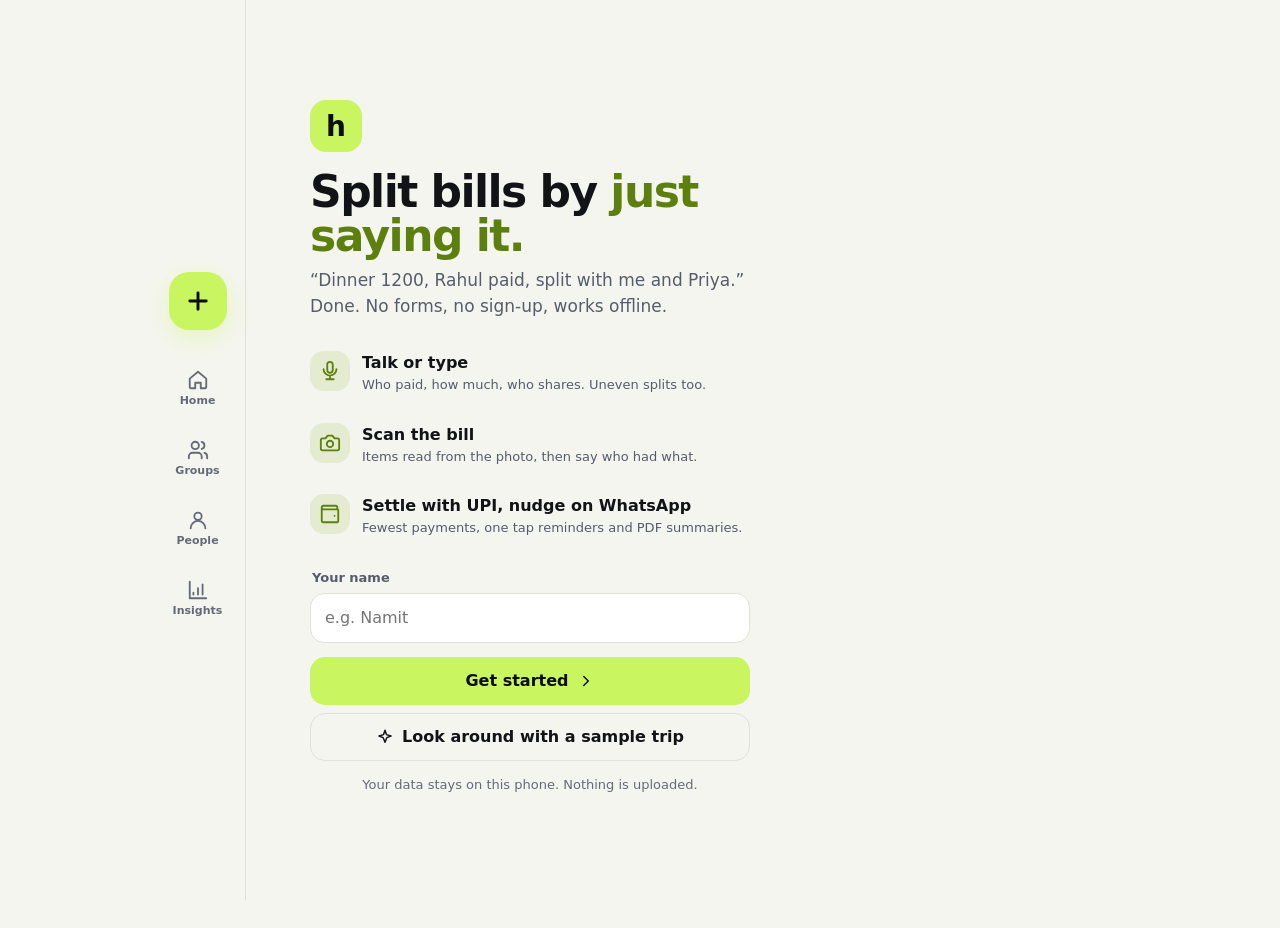
<file: index.html>
<!doctype html>
<html lang="en">
<head>
<meta charset="utf-8">
<meta name="viewport" content="width=device-width, initial-scale=1, viewport-fit=cover">
<title>Hisaab: split bills by just saying it</title>
<meta name="description" content="Split expenses with friends by typing or speaking. Scan bills, settle by UPI, share summaries on WhatsApp. Free, no sign-up, works offline.">
<meta name="theme-color" content="#0a0b0f">
<meta http-equiv="Content-Security-Policy" content="default-src 'self'; script-src 'self' 'sha256-MNzFgLWglVeoXtlgmTj7wFDwH0QKuSUq0ExujcdYHik=' https://cdn.jsdelivr.net https://accounts.google.com/gsi/client 'wasm-unsafe-eval' blob:; worker-src 'self' blob: https://cdn.jsdelivr.net; connect-src 'self' https://hisaab-sync.backinstock.workers.dev https://accounts.google.com/gsi/ https://sheets.googleapis.com https://cdn.jsdelivr.net https://tessdata.projectnaptha.com blob: data:; img-src 'self' data: blob: https://lh3.googleusercontent.com; style-src 'self' 'unsafe-inline' https://fonts.googleapis.com https://accounts.google.com/gsi/style; frame-src https://accounts.google.com/gsi/; font-src https://fonts.gstatic.com; base-uri 'none'; form-action 'none'; object-src 'none'">
<meta name="referrer" content="no-referrer">
<meta property="og:title" content="Hisaab: split bills by just saying it">
<meta property="og:description" content="Say “Dinner 1200 paid by Rahul, split with me and Priya” and it's done. Free, no sign-up.">
<meta property="og:image" content="assets/og.png">
<link rel="manifest" href="manifest.webmanifest">
<link rel="icon" href="assets/icon.svg" type="image/svg+xml">
<link rel="apple-touch-icon" href="assets/icon-192.png">
<meta name="apple-mobile-web-app-capable" content="yes">
<meta name="apple-mobile-web-app-status-bar-style" content="black-translucent">
<link rel="preconnect" href="https://fonts.googleapis.com">
<link rel="preconnect" href="https://fonts.gstatic.com" crossorigin>
<link rel="stylesheet" href="https://fonts.googleapis.com/css2?family=Bricolage+Grotesque:opsz,wght@12..96,600;12..96,700;12..96,800&family=Inter:wght@400;500;600;700&display=swap">
<link rel="stylesheet" href="css/app.css">
<script>try{var t=JSON.parse(localStorage.getItem('hisaab:v1')||'{}').settings?.theme||'system';if(t==='system')t=matchMedia('(prefers-color-scheme: light)').matches?'light':'dark';document.documentElement.dataset.theme=t}catch(e){}</script>
</head>
<body>
<button class="skip" type="button" id="skip">Skip to content</button>
<div class="app" id="app">
  <header class="top" id="top"></header>
  <main id="view" tabindex="-1">
    <div style="padding-top:16px"><div class="sk" style="height:150px;border-radius:24px"></div><div class="sk" style="height:56px;margin-top:14px;border-radius:18px"></div><div class="sk" style="height:220px;margin-top:22px;border-radius:18px"></div></div>
  </main>
  <nav class="nav" id="nav" aria-label="Main"></nav>
</div>
<noscript><p style="padding:20px">Hisaab needs JavaScript.</p></noscript>
<script type="module" src="js/app.js"></script>
</body>
</html>
</file>
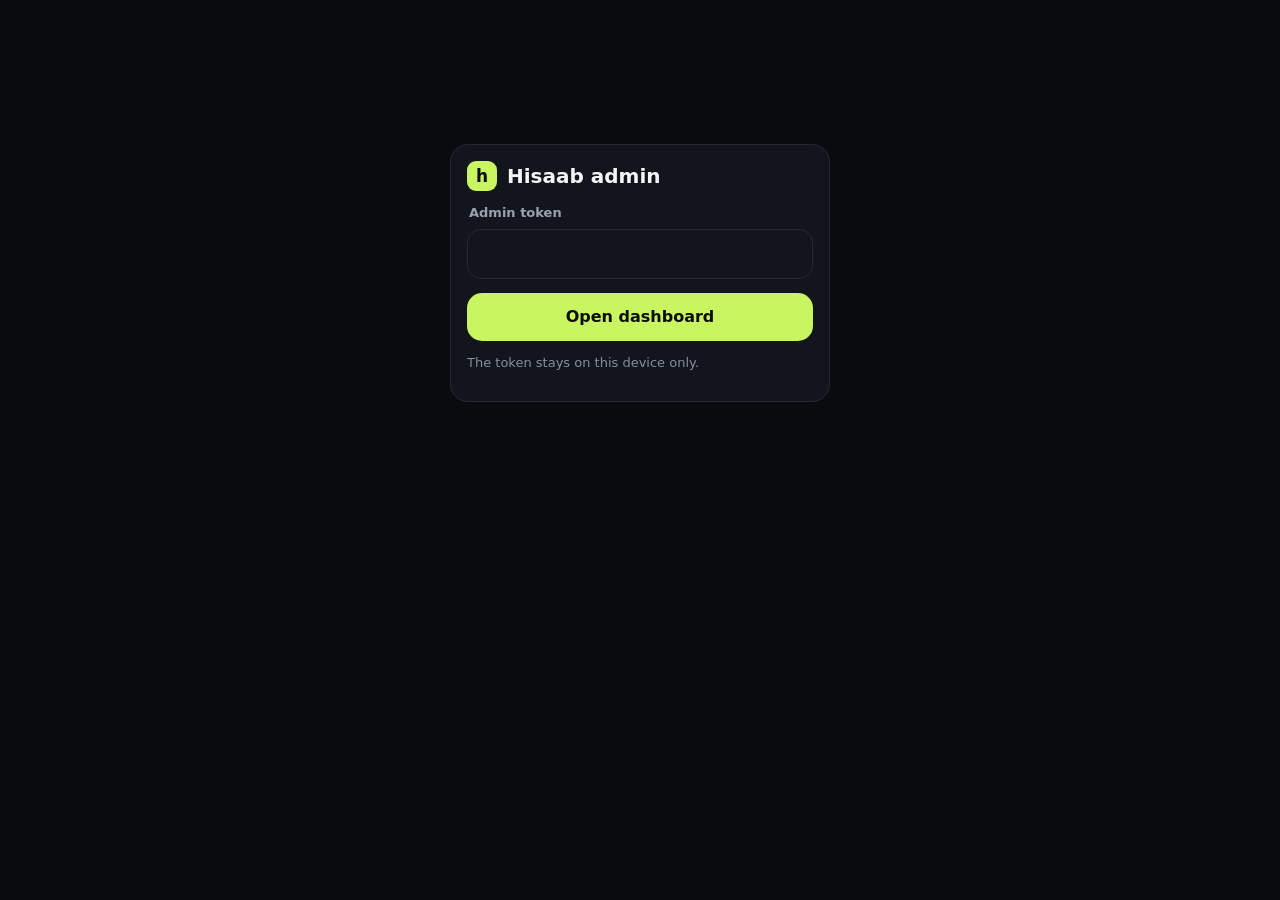
<file: admin.html>
<!doctype html>
<html lang="en" data-theme="dark">
<head>
<meta charset="utf-8">
<meta name="viewport" content="width=device-width, initial-scale=1, viewport-fit=cover">
<title>Hisaab admin</title>
<meta name="robots" content="noindex, nofollow">
<meta http-equiv="Content-Security-Policy" content="default-src 'self'; script-src 'self'; connect-src https://hisaab-sync.backinstock.workers.dev; img-src 'self' data:; style-src 'self' 'unsafe-inline' https://fonts.googleapis.com; font-src https://fonts.gstatic.com; base-uri 'none'; form-action 'none'; object-src 'none'">
<meta name="referrer" content="no-referrer">
<link rel="icon" href="assets/icon.svg" type="image/svg+xml">
<link rel="preconnect" href="https://fonts.googleapis.com">
<link rel="preconnect" href="https://fonts.gstatic.com" crossorigin>
<link rel="stylesheet" href="https://fonts.googleapis.com/css2?family=Bricolage+Grotesque:opsz,wght@12..96,600;12..96,700;12..96,800&family=Inter:wght@400;500;600;700&display=swap">
<link rel="stylesheet" href="css/app.css">
<link rel="stylesheet" href="css/admin.css">
</head>
<body>
<div class="adm" id="root"><div class="sk" style="height:120px;margin:40px 0"></div></div>
<script type="module" src="js/admin.js"></script>
</body>
</html>
</file>
<file: css/app.css>
:root {
  --bg: #0a0b0f; --surface: #13151c; --surface-2: #1b1e27; --line: #262a36;
  --text: #f4f5f7; --muted: #9aa1b0; --faint: #868e9e;
  --accent: #c8f560; --on-accent: #0b0d06; --accent-soft: rgba(200, 245, 96, .12);
  --pos: #3ddc97; --pos-soft: rgba(61, 220, 151, .12);
  --neg: #ff6b6b; --neg-soft: rgba(255, 107, 107, .12);
  --warn: #ffb547; --info: #7aa7ff;
  --r: 18px; --r-sm: 12px; --shadow: 0 10px 30px rgba(0, 0, 0, .35);
  --font: 'Inter', system-ui, -apple-system, 'Segoe UI', Roboto, sans-serif;
  --display: 'Bricolage Grotesque', var(--font);
  --nav-h: 68px; --safe-b: env(safe-area-inset-bottom, 0px); --safe-t: env(safe-area-inset-top, 0px);
  color-scheme: dark;
}
:root[data-theme="light"] {
  --bg: #f5f5f0; --surface: #ffffff; --surface-2: #eeeee8; --line: #e1e1d8;
  --text: #121317; --muted: #555c6b; --faint: #646a77;
  --accent: #c8f560; --on-accent: #0b0d06; --accent-soft: rgba(126, 170, 20, .14);
  --pos: #087a4d; --pos-soft: rgba(8, 122, 77, .1);
  --neg: #b52b2b; --neg-soft: rgba(181, 43, 43, .09);
  --warn: #8f5600; --info: #2f5fd0;
  --shadow: 0 10px 30px rgba(20, 20, 10, .08);
  color-scheme: light;
}
* { box-sizing: border-box; -webkit-tap-highlight-color: transparent; }
html, body { margin: 0; background: var(--bg); color: var(--text); font: 16px/1.5 var(--font); -webkit-font-smoothing: antialiased; }
body { min-height: 100dvh; overscroll-behavior-y: none; }
button, input, select, textarea { font: inherit; color: inherit; }
a { color: inherit; text-decoration: none; }
[hidden] { display: none !important; }
.sr { position: absolute; width: 1px; height: 1px; overflow: hidden; clip: rect(0 0 0 0); }
:focus-visible { outline: 2px solid var(--accent); outline-offset: 2px; border-radius: 8px; }
svg.i { width: 22px; height: 22px; stroke: currentColor; fill: none; stroke-width: 2; stroke-linecap: round; stroke-linejoin: round; flex: none; }
svg.i.sm { width: 18px; height: 18px; }
svg.i.lg { width: 28px; height: 28px; }

/* shell */
.app { max-width: 560px; margin: 0 auto; min-height: 100dvh; position: relative; padding-bottom: calc(var(--nav-h) + var(--safe-b) + 24px); }
.top { position: sticky; top: 0; z-index: 20; display: flex; align-items: center; gap: 8px; padding: calc(10px + var(--safe-t)) 16px 10px; background: color-mix(in srgb, var(--bg) 82%, transparent); backdrop-filter: blur(14px); -webkit-backdrop-filter: blur(14px); }
.top h1 { font: 700 20px/1.2 var(--display); margin: 0; flex: 1; min-width: 0; overflow: hidden; text-overflow: ellipsis; white-space: nowrap; letter-spacing: -.01em; }
.top .brand { display: flex; align-items: center; gap: 8px; }
.logo { width: 30px; height: 30px; border-radius: 9px; background: var(--accent); color: var(--on-accent); display: grid; place-items: center; font: 800 17px var(--display); }
.icon-btn { width: 44px; height: 44px; border-radius: 14px; display: grid; place-items: center; background: transparent; border: 0; cursor: pointer; color: var(--text); transition: background .15s; flex: none; }
.icon-btn:hover { background: var(--surface-2); }
.icon-btn:active { transform: scale(.94); }
main { padding: 4px 16px 0; }
.view-enter { animation: enter .22s cubic-bezier(.2, .8, .2, 1); }
@keyframes enter { from { opacity: 0; transform: translateY(6px); } }

/* bottom nav */
.nav { position: fixed; bottom: 0; left: 50%; transform: translateX(-50%); width: 100%; max-width: 560px; z-index: 30; display: grid; grid-template-columns: repeat(5, 1fr); align-items: center; height: calc(var(--nav-h) + var(--safe-b)); padding-bottom: var(--safe-b); background: color-mix(in srgb, var(--surface) 90%, transparent); backdrop-filter: blur(16px); -webkit-backdrop-filter: blur(16px); border-top: 1px solid var(--line); }
.nav a { display: flex; flex-direction: column; align-items: center; gap: 2px; font-size: 11px; font-weight: 600; color: var(--faint); min-height: 52px; justify-content: center; transition: color .15s; }
.nav a[aria-current="page"] { color: var(--text); }
.nav a[aria-current="page"] svg { color: var(--accent); }
:root[data-theme="light"] .nav a[aria-current="page"] svg { color: var(--text); }
.nav .fab { width: 58px; height: 58px; border-radius: 20px; background: var(--accent); color: var(--on-accent); display: grid; place-items: center; margin: -22px auto 0; box-shadow: 0 8px 24px rgba(200, 245, 96, .35); transition: transform .15s; }
.nav .fab:active { transform: scale(.92); }
.nav .fab svg { width: 28px; height: 28px; stroke-width: 2.5; }

/* type */
.h2 { font: 700 18px/1.25 var(--display); margin: 22px 0 10px; letter-spacing: -.01em; display: flex; align-items: center; justify-content: space-between; gap: 8px; }
.h2 a, .link { font: 600 14px var(--font); color: var(--muted); }
.muted { color: var(--muted); }
.faint { color: var(--faint); }
.small { font-size: 13px; }
.pos { color: var(--pos); }
.neg { color: var(--neg); }
.num { font-variant-numeric: tabular-nums; }
.big { font: 800 40px/1.05 var(--display); letter-spacing: -.03em; font-variant-numeric: tabular-nums; }

/* cards */
.card { background: var(--surface); border: 1px solid var(--line); border-radius: var(--r); padding: 16px; }
.hero { background: radial-gradient(120% 140% at 100% 0%, rgba(200, 245, 96, .2), transparent 55%), var(--surface); border: 1px solid var(--line); border-radius: 24px; padding: 20px; position: relative; overflow: hidden; }
.hero .row2 { display: grid; grid-template-columns: 1fr 1fr; gap: 10px; margin-top: 16px; }
.pill { border-radius: 14px; padding: 10px 12px; background: var(--surface-2); }
.pill b { display: block; font: 700 18px var(--display); font-variant-numeric: tabular-nums; }
.pill span { font-size: 12px; color: var(--muted); font-weight: 600; }
.stack > * + * { margin-top: 10px; }

/* quick bar */
.quick { display: flex; align-items: center; gap: 6px; background: var(--surface); border: 1px solid var(--line); border-radius: 18px; padding: 6px 6px 6px 14px; margin-top: 14px; transition: border-color .15s; }
.quick:focus-within { border-color: var(--accent); }
.quick input { flex: 1; min-width: 0; background: none; border: 0; outline: 0; padding: 10px 0; font-size: 16px; }
.quick input::placeholder { color: var(--faint); }
.mic { width: 44px; height: 44px; border-radius: 14px; border: 0; background: var(--accent); color: var(--on-accent); display: grid; place-items: center; cursor: pointer; flex: none; position: relative; }
.mic.on::after { content: ''; position: absolute; inset: -4px; border-radius: 18px; border: 2px solid var(--accent); animation: pulse 1.2s infinite; }
@keyframes pulse { 0% { opacity: 1; transform: scale(.9); } 100% { opacity: 0; transform: scale(1.3); } }
.mic.ghost { background: var(--surface-2); color: var(--text); }
.hints { display: flex; gap: 8px; overflow-x: auto; padding: 10px 0 2px; scrollbar-width: none; }
.hints::-webkit-scrollbar { display: none; }
.hint { flex: none; font-size: 13px; padding: 7px 12px; border-radius: 999px; border: 1px dashed var(--line); color: var(--muted); background: none; cursor: pointer; white-space: nowrap; }

/* lists */
.list { background: var(--surface); border: 1px solid var(--line); border-radius: var(--r); overflow: hidden; }
.row { display: flex; align-items: center; gap: 12px; padding: 12px 14px; min-height: 60px; width: 100%; background: none; border: 0; text-align: left; cursor: pointer; transition: background .12s; }
.row + .row { border-top: 1px solid var(--line); }
.row:hover { background: var(--surface-2); }
.row:active { background: var(--surface-2); }
.row .main { flex: 1; min-width: 0; }
.row .t { font-weight: 600; white-space: nowrap; overflow: hidden; text-overflow: ellipsis; }
.row .s { font-size: 13px; color: var(--muted); white-space: nowrap; overflow: hidden; text-overflow: ellipsis; }
.row .end { text-align: right; flex: none; }
.row .end .k { font-size: 11px; font-weight: 600; text-transform: uppercase; letter-spacing: .04em; }
.row .end .v { font: 700 15px var(--display); font-variant-numeric: tabular-nums; }
.month { font-size: 12px; font-weight: 700; color: var(--faint); text-transform: uppercase; letter-spacing: .08em; margin: 18px 4px 8px; }
.datebox { width: 40px; text-align: center; flex: none; line-height: 1.05; }
.datebox b { display: block; font: 700 17px var(--display); }
.datebox span { font-size: 11px; color: var(--faint); text-transform: uppercase; font-weight: 600; }

.av { width: 40px; height: 40px; border-radius: 14px; display: grid; place-items: center; font: 700 15px var(--display); flex: none; color: #0b0d06; background: hsl(var(--h, 90) 75% 72%); }
.av.sm { width: 28px; height: 28px; border-radius: 10px; font-size: 12px; }
.av.lg { width: 56px; height: 56px; border-radius: 18px; font-size: 22px; }
.cat { width: 40px; height: 40px; border-radius: 14px; display: grid; place-items: center; flex: none; background: var(--surface-2); color: var(--muted); }
.cat.settle { background: var(--pos-soft); color: var(--pos); }
.avs { display: flex; }
.avs .av { border: 2px solid var(--surface); margin-left: -8px; }
.avs .av:first-child { margin-left: 0; }

/* buttons */
.btn { display: inline-flex; align-items: center; justify-content: center; gap: 8px; min-height: 48px; padding: 0 18px; border-radius: 15px; border: 1px solid var(--line); background: var(--surface-2); font-weight: 650; cursor: pointer; transition: transform .1s, background .15s, opacity .15s; white-space: nowrap; }
.btn:active { transform: scale(.97); }
.btn.primary { background: var(--accent); color: var(--on-accent); border-color: transparent; }
.btn.danger { color: var(--neg); background: var(--neg-soft); border-color: transparent; }
.btn.ghost { background: transparent; }
.btn.block { width: 100%; }
.btn.sm { min-height: 38px; padding: 0 12px; font-size: 14px; border-radius: 12px; }
.btn[disabled], .btn.busy { opacity: .55; pointer-events: none; }
.btn.busy::after { content: ''; width: 14px; height: 14px; border: 2px solid currentColor; border-right-color: transparent; border-radius: 50%; animation: spin .7s linear infinite; }
@keyframes spin { to { transform: rotate(360deg); } }
.btns { display: flex; gap: 8px; flex-wrap: wrap; }
.btns > .btn { flex: 1; }
.sticky-cta { position: sticky; bottom: calc(var(--nav-h) + var(--safe-b) + 8px); z-index: 10; padding-top: 12px; background: linear-gradient(transparent, var(--bg) 35%); }

/* chips & segmented */
.chips { display: flex; flex-wrap: wrap; gap: 8px; }
.chip { display: inline-flex; align-items: center; gap: 6px; min-height: 38px; padding: 0 12px 0 6px; border-radius: 999px; border: 1px solid var(--line); background: var(--surface); cursor: pointer; font-size: 14px; font-weight: 600; transition: all .12s; user-select: none; }
.chip.plain { padding: 0 14px; }
.chip[aria-pressed="true"] { background: var(--accent-soft); border-color: var(--accent); }
:root[data-theme="light"] .chip[aria-pressed="true"] { border-color: #7aa017; }
.chip .av { width: 26px; height: 26px; border-radius: 50%; font-size: 11px; }
.chip.new { border-style: dashed; color: var(--muted); }
.seg { display: flex; background: var(--surface-2); border-radius: 14px; padding: 4px; gap: 2px; overflow-x: auto; scrollbar-width: none; }
.seg::-webkit-scrollbar { display: none; }
.seg button, .seg a { flex: 1; min-height: 38px; padding: 0 10px; border: 0; border-radius: 11px; background: none; font-weight: 650; font-size: 14px; color: var(--muted); cursor: pointer; white-space: nowrap; display: grid; place-items: center; }
.seg [aria-selected="true"], .seg [aria-current="page"] { background: var(--surface); color: var(--text); box-shadow: 0 1px 4px rgba(0, 0, 0, .2); }

/* forms */
.field { display: block; margin-bottom: 14px; }
.field > span { display: block; font-size: 13px; font-weight: 650; color: var(--muted); margin: 0 0 6px 2px; }
.input { width: 100%; min-height: 50px; padding: 12px 14px; border-radius: 14px; border: 1px solid var(--line); background: var(--surface); outline: 0; transition: border-color .15s; font-size: 16px; }
.input:focus { border-color: var(--accent); }
textarea.input { resize: none; min-height: 84px; line-height: 1.45; }
.amount-in { display: flex; align-items: center; gap: 6px; font: 800 36px var(--display); }
.amount-in input { flex: 1; min-width: 0; border: 0; background: none; outline: 0; font: inherit; font-variant-numeric: tabular-nums; padding: 0; }
.amount-in input::placeholder { color: var(--faint); }
.split-row { display: flex; align-items: center; gap: 10px; padding: 8px 0; }
.split-row .name { flex: 1; font-weight: 600; min-width: 0; overflow: hidden; text-overflow: ellipsis; white-space: nowrap; }
.split-row input { width: 110px; min-height: 42px; text-align: right; padding: 8px 10px; }
.split-row .calc { width: 84px; text-align: right; color: var(--muted); font-size: 14px; font-variant-numeric: tabular-nums; }
.check { width: 26px; height: 26px; border-radius: 9px; border: 2px solid var(--line); display: grid; place-items: center; flex: none; cursor: pointer; background: none; }
.check[aria-checked="true"] { background: var(--accent); border-color: var(--accent); color: var(--on-accent); }
.check svg { width: 16px; height: 16px; stroke-width: 3; }
.note { font-size: 13px; padding: 10px 12px; border-radius: 12px; background: var(--surface-2); color: var(--muted); display: flex; gap: 8px; align-items: flex-start; }
.note.warn { background: rgba(255, 181, 71, .12); color: var(--warn); }
.note.ok { background: var(--pos-soft); color: var(--pos); }

.smart { background: var(--surface); border: 1px solid var(--line); border-radius: 22px; padding: 12px; }
.smart:focus-within { border-color: var(--accent); }
.smart textarea { width: 100%; border: 0; background: none; outline: 0; resize: none; font-size: 17px; min-height: 56px; line-height: 1.45; padding: 4px 4px 0; }
.smart .bar { display: flex; gap: 8px; align-items: center; margin-top: 6px; }
.smart .bar .sp { flex: 1; }
.preview { margin-top: 12px; display: flex; flex-wrap: wrap; gap: 6px; }
.tag { font-size: 13px; font-weight: 600; padding: 5px 10px; border-radius: 10px; background: var(--surface-2); }
.tag.a { background: var(--accent-soft); color: var(--text); }
.tag.w { background: rgba(255, 181, 71, .14); color: var(--warn); }

/* bars */
.bars { display: flex; flex-direction: column; gap: 12px; }
.bar-row .lbl { display: flex; justify-content: space-between; font-size: 14px; font-weight: 600; margin-bottom: 6px; gap: 8px; }
.track { height: 10px; border-radius: 99px; background: var(--surface-2); overflow: hidden; }
.track i { display: block; height: 100%; border-radius: 99px; background: var(--accent); transform-origin: left; animation: grow .6s cubic-bezier(.2, .8, .2, 1); }
@keyframes grow { from { transform: scaleX(0); } }
.cols { display: flex; align-items: flex-end; gap: 6px; height: 140px; padding-top: 10px; }
.cols .c { flex: 1; display: flex; flex-direction: column; align-items: center; gap: 6px; height: 100%; justify-content: flex-end; font-size: 11px; color: var(--faint); font-weight: 600; }
.cols .c i { width: 100%; max-width: 34px; border-radius: 8px 8px 4px 4px; background: var(--accent); animation: rise .6s cubic-bezier(.2, .8, .2, 1); transform-origin: bottom; min-height: 3px; }
@keyframes rise { from { transform: scaleY(0); } }
.stat-grid { display: grid; grid-template-columns: 1fr 1fr; gap: 10px; }

/* sheet / toast */
.scrim { position: fixed; inset: 0; background: rgba(0, 0, 0, .5); z-index: 50; animation: fade .2s; }
@keyframes fade { from { opacity: 0; } }
.sheet { position: fixed; left: 50%; bottom: 0; transform: translateX(-50%); width: 100%; max-width: 560px; z-index: 51; background: var(--surface); border-radius: 24px 24px 0 0; padding: 10px 16px calc(20px + var(--safe-b)); max-height: 88dvh; overflow-y: auto; animation: up .26s cubic-bezier(.2, .8, .2, 1); }
.sheet::before { content: ''; display: block; width: 40px; height: 5px; border-radius: 9px; background: var(--line); margin: 0 auto 14px; }
.sheet h3 { font: 700 20px var(--display); margin: 0 0 14px; }
@keyframes up { from { transform: translate(-50%, 100%); } }
.toast { position: fixed; left: 50%; bottom: calc(var(--nav-h) + var(--safe-b) + 16px); transform: translateX(-50%); z-index: 60; background: var(--text); color: var(--bg); border-radius: 14px; padding: 12px 16px; font-weight: 600; font-size: 14px; display: flex; gap: 14px; align-items: center; box-shadow: var(--shadow); animation: up2 .22s; max-width: calc(100% - 32px); }
.toast button { background: none; border: 0; color: var(--accent); font-weight: 800; cursor: pointer; padding: 4px; }
:root[data-theme="light"] .toast button { color: #a5d63a; }
@keyframes up2 { from { opacity: 0; transform: translate(-50%, 10px); } }

/* skeleton & empty */
.sk { background: linear-gradient(90deg, var(--surface-2) 0%, var(--line) 50%, var(--surface-2) 100%); background-size: 200% 100%; animation: sh 1.2s infinite; border-radius: 10px; }
@keyframes sh { to { background-position: -200% 0; } }
.empty { text-align: center; padding: 36px 16px; color: var(--muted); }
.empty .art { width: 72px; height: 72px; margin: 0 auto 12px; border-radius: 24px; display: grid; place-items: center; background: var(--accent-soft); color: var(--accent); }
:root[data-theme="light"] .empty .art { color: #5d7f0e; }
.empty h3 { font: 700 18px var(--display); color: var(--text); margin: 0 0 6px; }

.receipt-img { width: 100%; border-radius: 14px; border: 1px solid var(--line); display: block; max-height: 360px; object-fit: contain; background: var(--surface-2); }
.progress { height: 6px; border-radius: 9px; background: var(--surface-2); overflow: hidden; }
.progress i { display: block; height: 100%; background: var(--accent); transition: width .2s; }
.item-row { padding: 10px 0; border-top: 1px solid var(--line); }
.item-row:first-child { border-top: 0; }
.item-row .top2 { display: flex; gap: 8px; align-items: center; margin-bottom: 8px; }
.item-row .top2 input { flex: 1; }
.item-row .top2 input.amt { flex: none; width: 96px; text-align: right; }
.item-row .chips .chip { min-height: 32px; font-size: 13px; padding: 0 10px 0 4px; }
.item-row .chips .chip .av { width: 22px; height: 22px; }

.welcome { min-height: 100dvh; display: flex; flex-direction: column; justify-content: center; padding: 24px 20px calc(24px + var(--safe-b)); max-width: 480px; margin: 0 auto; }
.welcome h1 { font: 800 44px/1 var(--display); letter-spacing: -.035em; margin: 18px 0 10px; }
.welcome h1 em { font-style: normal; color: var(--accent); }
:root[data-theme="light"] .welcome h1 em { color: #5d7f0e; }
.feat { display: flex; gap: 12px; align-items: flex-start; margin: 14px 0; }
.feat .cat { background: var(--accent-soft); color: var(--accent); }
:root[data-theme="light"] .feat .cat { color: #5d7f0e; }

.listen { position: fixed; inset: 0; z-index: 70; background: color-mix(in srgb, var(--bg) 92%, transparent); backdrop-filter: blur(10px); display: flex; flex-direction: column; align-items: center; justify-content: center; padding: 24px; text-align: center; animation: fade .15s; }
.listen .orb { width: 120px; height: 120px; border-radius: 50%; background: var(--accent); color: var(--on-accent); display: grid; place-items: center; animation: breathe 1.4s ease-in-out infinite; margin-bottom: 26px; box-shadow: 0 0 0 0 rgba(200, 245, 96, .5); }
@keyframes breathe { 50% { transform: scale(1.08); box-shadow: 0 0 0 24px rgba(200, 245, 96, 0); } }
.listen .said { font: 600 22px/1.35 var(--display); min-height: 60px; max-width: 420px; }

@media print {
  .nav, .top, .no-print, .toast { display: none !important; }
  body, html { background: #fff; color: #000; }
  .app { max-width: none; padding: 0; }
  .card, .list, .hero { border-color: #ccc; background: #fff; }
  :root { --text: #000; --muted: #444; --surface: #fff; --surface-2: #f2f2f2; --line: #ddd; --pos: #0b7a4b; --neg: #c42; }
}
@media (prefers-reduced-motion: reduce) { *, *::before, *::after { animation: none !important; transition: none !important; } }
@media (min-width: 600px) { body { background: var(--bg); } main { padding: 4px 20px 0; } }

.no-nav .app { padding-bottom: calc(24px + var(--safe-b)); }
.no-nav .sticky-cta { bottom: calc(10px + var(--safe-b)); }
.no-nav .toast { bottom: calc(90px + var(--safe-b)); }
.check[aria-checked="false"] svg { opacity: 0; }
.toast button { background: var(--accent) !important; color: var(--on-accent) !important; border-radius: 9px; padding: 6px 12px !important; }
.tag { white-space: nowrap; }

/* live checklist */
.pills { display: flex; flex-wrap: wrap; gap: 6px; }
.pl { display: inline-flex; align-items: center; gap: 4px; font-size: 13px; font-weight: 600; padding: 6px 11px 6px 9px; border-radius: 999px; line-height: 1.2; transition: background .25s, color .25s; }
.pl::before { content: ''; width: 7px; height: 7px; border-radius: 50%; background: currentColor; flex: none; margin-right: 2px; }
.pl b { color: var(--text); font-weight: 650; }
.pl.ok { color: var(--pos); background: var(--pos-soft); }
.pl.as { color: var(--warn); background: rgba(255, 181, 71, .12); }
.pl.bad { color: var(--neg); background: var(--neg-soft); animation: nudge .4s; }
.pl.new { color: var(--text); background: var(--accent-soft); }
.pl.new::before { background: var(--accent); }
@keyframes nudge { 30% { transform: translateX(-3px); } 60% { transform: translateX(3px); } }
.ask { margin-top: 10px; font-size: 14px; font-weight: 600; display: flex; gap: 8px; align-items: flex-start; color: var(--warn); }
.ask.need { color: var(--neg); }
.ask.done { color: var(--pos); }
.ask svg { margin-top: 1px; }
.listen .pills { justify-content: center; margin: 4px 0 6px; }
.listen .pl { font-size: 14px; padding: 8px 13px 8px 11px; }
.listen .ask { justify-content: center; text-align: left; font-size: 15px; }
.item-row.unread input { border-color: var(--warn); }
.pl[role=button] { cursor: pointer; }
.pl[role=button]:active { transform: scale(.96); }
.row .t svg.i.sm { width: 14px; height: 14px; vertical-align: -2px; }

.heard { display: flex; flex-wrap: wrap; gap: 6px; align-items: center; margin-top: 10px; }
.heard > .faint { width: 100%; font-weight: 600; }
.heard .chip { min-height: 34px; font-size: 13px; padding: 0 8px 0 4px; }
.heard .chip .av { width: 24px; height: 24px; }
.heard .chip svg { width: 14px; height: 14px; opacity: .7; }
#applyst { font-size: 13px; font-weight: 700; display: inline-flex; gap: 4px; align-items: center; }
#applyst.applied { color: var(--pos); animation: fade .2s; }
.countdown { width: 16px; height: 16px; border-radius: 50%; flex: none; margin-top: 2px; background: conic-gradient(var(--warn) var(--p, 0%), transparent 0); animation: cd 2s linear forwards; }
@property --p { syntax: '<percentage>'; inherits: false; initial-value: 0%; }
@keyframes cd { to { --p: 100%; } }

/* ============ motion layer ============ */
:root { --spring: cubic-bezier(.34, 1.56, .64, 1); --smooth: cubic-bezier(.2, .8, .2, 1); }

/* press: springy squash on everything tappable */
.btn, .chip, .row, .icon-btn, .mic, .hint, .seg button, .seg a, .pl[role=button] { transition: transform .18s var(--spring), background .2s, border-color .2s, box-shadow .2s, color .2s; }
.btn:active, .chip:active, .icon-btn:active, .mic:active, .hint:active { transform: scale(.94); }
.row:active { transform: scale(.985); }
.has-rip { overflow: hidden; isolation: isolate; }
.rip { position: absolute; border-radius: 50%; pointer-events: none; background: currentColor; opacity: .18; transform: scale(0); animation: rip .55s var(--smooth) forwards; z-index: -1; }
.btn.primary .rip, .mic .rip, .fab .rip { background: #fff; opacity: .45; }
@keyframes rip { to { transform: scale(1); opacity: 0; } }
.chip[aria-pressed="true"] { animation: chipOn .32s var(--spring); }
@keyframes chipOn { 40% { transform: scale(1.08); } }
.check[aria-checked="true"] svg { animation: tick .35s var(--spring); }
@keyframes tick { from { transform: scale(0) rotate(-30deg); } }

/* the smart box: grows, lifts and glows when you start typing */
.smart { transition: border-color .25s, box-shadow .35s var(--smooth), transform .35s var(--spring), padding .3s var(--smooth); }
.smart:focus-within { transform: translateY(-2px) scale(1.012); padding: 16px 14px 14px; box-shadow: 0 0 0 4px var(--accent-soft), 0 18px 40px rgba(0, 0, 0, .35), 0 0 60px -10px rgba(200, 245, 96, .35); }
:root[data-theme="light"] .smart:focus-within { box-shadow: 0 0 0 4px var(--accent-soft), 0 18px 40px rgba(30, 40, 10, .12); }
.smart textarea { transition: height .28s var(--smooth), font-size .25s; overflow-y: auto; }
.smart:focus-within textarea { font-size: 18px; min-height: 88px; }
.smart textarea::placeholder { transition: opacity .25s, transform .3s var(--smooth); }
.smart:focus-within textarea::placeholder { opacity: .55; transform: translateX(4px); }
.quick { transition: border-color .2s, box-shadow .3s var(--smooth), transform .3s var(--spring); }
.quick:focus-within { transform: scale(1.015); box-shadow: 0 0 0 4px var(--accent-soft), 0 12px 30px rgba(0, 0, 0, .3); }
.input { transition: border-color .2s, box-shadow .25s var(--smooth); }
.input:focus { box-shadow: 0 0 0 4px var(--accent-soft); }
.amount-in input { transition: transform .3s var(--spring); }
.amount-in input:focus { transform: scale(1.03); transform-origin: left; }

/* pills: pop when they turn green, shake when they turn red */
.pl { animation: plIn .3s var(--spring) backwards; }
.pills .pl:nth-child(2) { animation-delay: .03s; } .pills .pl:nth-child(3) { animation-delay: .06s; } .pills .pl:nth-child(4) { animation-delay: .09s; } .pills .pl:nth-child(5) { animation-delay: .12s; } .pills .pl:nth-child(6) { animation-delay: .15s; }
@keyframes plIn { from { opacity: 0; transform: translateY(6px) scale(.9); } }
.pl.pop { animation: plPop .5s var(--spring); box-shadow: 0 0 0 0 var(--pos); }
@keyframes plPop { 0% { transform: scale(.85); box-shadow: 0 0 0 0 rgba(61, 220, 151, .6); } 50% { transform: scale(1.12); } 100% { transform: scale(1); box-shadow: 0 0 0 10px rgba(61, 220, 151, 0); } }
.pl.shake { animation: nudge .4s; }
.pl.ok::before { animation: dot .4s var(--spring); }
@keyframes dot { from { transform: scale(0); } }

/* lists cascade in */
.in { animation: rowIn .45s var(--smooth) backwards; animation-delay: calc(var(--i, 0) * 32ms); }
@keyframes rowIn { from { opacity: 0; transform: translateY(10px); } }

/* hero: slow living gradient */
.hero { background-size: 160% 160%; animation: heroDrift 14s ease-in-out infinite alternate; }
@keyframes heroDrift { to { background-position: 100% 30%; } }
.big span[data-count] { display: inline-block; }

/* bottom nav: active pill that slides between tabs (view transition) */
.nav a { position: relative; }
.nav .ind { position: absolute; top: 6px; left: 50%; width: 46px; height: 30px; margin-left: -23px; border-radius: 12px; background: var(--accent-soft); view-transition-name: navind; z-index: -1; }
.nav a[aria-current="page"] svg { animation: tabPop .35s var(--spring); }
@keyframes tabPop { 40% { transform: translateY(-3px) scale(1.12); } }
.nav .fab { transition: transform .3s var(--spring), box-shadow .3s; }
.nav a:hover .fab { box-shadow: 0 10px 30px rgba(200, 245, 96, .5); }
.nav a:active .fab { transform: scale(.9) rotate(90deg); }
.fab { animation: fabBreathe 3.2s ease-in-out infinite; }
@keyframes fabBreathe { 50% { box-shadow: 0 8px 34px rgba(200, 245, 96, .55); } }

/* page transitions */
::view-transition-old(root), ::view-transition-new(root) { animation-duration: .32s; animation-timing-function: var(--smooth); }
:root[data-dir="fwd"]::view-transition-old(root) { animation-name: vtOutL; }
:root[data-dir="fwd"]::view-transition-new(root) { animation-name: vtInR; }
:root[data-dir="back"]::view-transition-old(root) { animation-name: vtOutR; }
:root[data-dir="back"]::view-transition-new(root) { animation-name: vtInL; }
@keyframes vtOutL { to { opacity: 0; transform: translateX(-24px) scale(.98); } }
@keyframes vtInR { from { opacity: 0; transform: translateX(28px); } }
@keyframes vtOutR { to { opacity: 0; transform: translateX(24px) scale(.98); } }
@keyframes vtInL { from { opacity: 0; transform: translateX(-28px); } }
::view-transition-group(navind) { animation-duration: .38s; animation-timing-function: var(--spring); }
:root[data-dir="theme"]::view-transition-old(root) { animation: none; }
:root[data-dir="theme"]::view-transition-new(root) { animation: themeReveal .6s var(--smooth); }
@keyframes themeReveal { from { clip-path: circle(0 at var(--tx, 50%) var(--ty, 50%)); } to { clip-path: circle(150% at var(--tx, 50%) var(--ty, 50%)); } }

/* sheet and toast spring */
.sheet { animation: sheetUp .42s var(--spring); }
@keyframes sheetUp { from { transform: translate(-50%, 100%); } }
.toast { animation: toastIn .45s var(--spring); }
@keyframes toastIn { from { opacity: 0; transform: translate(-50%, 18px) scale(.92); } }

/* confetti */
.burst { position: fixed; z-index: 80; pointer-events: none; width: 0; height: 0; }
.burst i { position: absolute; width: 8px; height: 12px; border-radius: 2px; transform: translate(-50%, -50%); animation: confetti .95s var(--smooth) forwards; }
.burst i:nth-child(3n) { width: 7px; height: 7px; border-radius: 50%; }
@keyframes confetti { 0% { opacity: 1; transform: translate(-50%, -50%) scale(.4); } 70% { opacity: 1; } 100% { opacity: 0; transform: translate(calc(-50% + var(--x)), calc(-50% + var(--y) + 60px)) rotate(var(--r)) scale(1); } }

/* listening: rings and a waveform around the orb */
.orb-wrap { position: relative; width: 120px; height: 120px; margin-bottom: 18px; display: grid; place-items: center; }
.orb-wrap .orb { margin: 0; position: relative; z-index: 1; }
.orb-wrap .ring { position: absolute; inset: 0; border-radius: 50%; border: 2px solid var(--accent); opacity: 0; animation: ringOut 2.4s var(--smooth) infinite; }
.orb-wrap .ring:nth-child(2) { animation-delay: .8s; } .orb-wrap .ring:nth-child(3) { animation-delay: 1.6s; }
@keyframes ringOut { 0% { transform: scale(.9); opacity: .7; } 100% { transform: scale(1.9); opacity: 0; } }
.wave { display: flex; gap: 4px; align-items: center; height: 28px; margin-bottom: 14px; }
.wave i { width: 4px; height: 100%; border-radius: 4px; background: var(--accent); animation: wave 1s ease-in-out infinite; transform-origin: center; }
.wave i:nth-child(2n) { animation-delay: -.2s; } .wave i:nth-child(3n) { animation-delay: -.45s; } .wave i:nth-child(4n) { animation-delay: -.7s; }
@keyframes wave { 0%, 100% { transform: scaleY(.25); } 50% { transform: scaleY(1); } }
.listen .said { animation: plIn .3s var(--spring); }

/* empty-state art floats */
.empty .art { animation: float 4s ease-in-out infinite; }
@keyframes float { 50% { transform: translateY(-6px) rotate(-3deg); } }
.pl.stay:not(.pop):not(.shake), .pl.stay:not(.pop)::before { animation: none; }
.row.hist.flagged { background: var(--neg-soft); }
.row.hist a { color: var(--text); }
.row.hist .pl { font-size: 12px; padding: 4px 9px 4px 7px; }
mark { background: var(--accent-soft); color: var(--text); border-radius: 4px; padding: 0 2px; box-shadow: inset 0 -2px 0 var(--accent); }
#sq::-webkit-search-cancel-button { filter: invert(1); opacity: .5; }

/* ---------- accessibility ---------- */
.skip { position: fixed; left: 12px; top: -60px; z-index: 100; background: var(--accent); color: var(--on-accent); font-weight: 700; padding: 10px 14px; border-radius: 12px; border: 0; transition: top .2s; }
.skip:focus { top: calc(10px + var(--safe-t)); }
.chip { min-height: 40px; }
main:focus { outline: none; }
@media (forced-colors: active) { .chip[aria-pressed="true"], .seg [aria-selected="true"], .seg [aria-current="page"] { outline: 2px solid CanvasText; } .pl::before { forced-color-adjust: none; } }

/* ---------- desktop: left rail, roomier content ---------- */
@media (min-width: 1024px) {
  .app { max-width: 980px; padding-left: 112px; padding-bottom: 48px; }
  main { max-width: 760px; padding: 4px 28px 0; }
  .top { padding-left: 28px; padding-right: 28px; max-width: 816px; }
  .nav { left: calc(50% - 490px); top: 0; bottom: 0; transform: none; width: 96px; height: 100dvh; padding: 24px 0; display: flex !important; flex-direction: column; justify-content: center; gap: 6px; border-top: 0; border-right: 1px solid var(--line); background: transparent; backdrop-filter: none; -webkit-backdrop-filter: none; }
  .nav a { min-height: 64px; width: 100%; }
  .nav a:has(.fab) { order: -1; margin-bottom: 18px; }
  .nav .fab { margin: 0 auto; }
  .nav .ind { top: 8px; }
  .no-nav .app { padding-left: 0; }
  .sticky-cta { bottom: 16px; }
  .toast { bottom: 28px; }
  .sheet { max-width: 560px; bottom: auto; top: 50%; border-radius: 24px; transform: translate(-50%, -50%); animation: sheetPop .3s var(--spring); }
  .sheet::before { display: none; }
  @keyframes sheetPop { from { opacity: 0; transform: translate(-50%, -46%) scale(.97); } }
  .hero .row2 { max-width: 420px; }
}
.nudge { border-color: color-mix(in srgb, var(--accent) 45%, var(--line)); background: linear-gradient(135deg, var(--accent-soft), transparent 60%), var(--surface); }
.nudge .row + .row { border-top: 1px solid var(--line); }
.prow { display: flex; align-items: center; }
.prow + .prow { border-top: 1px solid var(--line); }
.prow > .row { flex: 1; min-width: 0; }
.prow > .icon-btn { margin-right: 6px; color: var(--muted); }
</file>
<file: css/admin.css>
/* Admin dashboard. Reuses app tokens; adds a validated categorical set for multi-series charts. */
:root {
  --s1: #3987e5; --s2: #d95926; --s3: #199e70; --s4: #c98500; --s5: #d55181; --s6: #9085e9;
  --critical: #ff6b6b; --grid: #232733; --axis: #6b7282;
}
body { background: var(--bg); }
.adm { max-width: 1240px; margin: 0 auto; padding: 18px 16px 60px; }
.adm-top { display: flex; align-items: center; gap: 12px; flex-wrap: wrap; position: sticky; top: 0; z-index: 10; padding: 12px 0; background: color-mix(in srgb, var(--bg) 88%, transparent); backdrop-filter: blur(12px); -webkit-backdrop-filter: blur(12px); }
.adm-top h1 { font: 800 22px var(--display); margin: 0; flex: 1; letter-spacing: -.01em; display: flex; align-items: center; gap: 10px; }
.adm-top .seg { flex: none; }
.adm .muted.small { white-space: nowrap; }
.kpis { display: grid; grid-template-columns: repeat(auto-fill, minmax(160px, 1fr)); gap: 10px; margin-top: 8px; }
.kpi { background: var(--surface); border: 1px solid var(--line); border-radius: 16px; padding: 14px 16px; }
.kpi .l { font-size: 12px; color: var(--muted); font-weight: 600; text-transform: uppercase; letter-spacing: .05em; }
.kpi .v { font: 800 28px var(--display); letter-spacing: -.02em; margin-top: 4px; font-variant-numeric: tabular-nums; }
.kpi .d { font-size: 12px; color: var(--faint); margin-top: 2px; }
.grid2 { display: grid; grid-template-columns: repeat(auto-fit, minmax(340px, 1fr)); gap: 14px; margin-top: 14px; }
.panel { background: var(--surface); border: 1px solid var(--line); border-radius: 18px; padding: 16px; min-width: 0; }
.panel h2 { font: 700 16px var(--display); margin: 0 0 2px; }
.panel .sub { font-size: 12px; color: var(--faint); margin-bottom: 10px; }
.chart { position: relative; }
.chart svg { display: block; width: 100%; overflow: visible; }
.chart .gl { stroke: var(--grid); stroke-width: 1; }
.chart .ax { fill: var(--axis); font: 500 11px var(--font); }
.chart .hit { fill: transparent; cursor: crosshair; }
.chart .xh { stroke: var(--muted); stroke-width: 1; stroke-dasharray: 3 3; }
.tip { position: absolute; pointer-events: none; background: var(--surface-2); border: 1px solid var(--line); border-radius: 10px; padding: 8px 10px; font-size: 12px; box-shadow: var(--shadow); white-space: nowrap; z-index: 5; transform: translate(-50%, calc(-100% - 10px)); }
.tip b { font-weight: 700; }
.tip .sw { display: inline-block; width: 8px; height: 8px; border-radius: 2px; margin-right: 6px; }
.legend { display: flex; flex-wrap: wrap; gap: 6px 14px; font-size: 12px; color: var(--muted); margin-top: 8px; }
.legend i { display: inline-block; width: 10px; height: 10px; border-radius: 3px; margin-right: 6px; vertical-align: -1px; }
table.t { width: 100%; border-collapse: collapse; font-size: 13px; }
table.t th { text-align: left; font-weight: 600; color: var(--faint); font-size: 11px; text-transform: uppercase; letter-spacing: .05em; padding: 6px 8px; border-bottom: 1px solid var(--line); position: sticky; top: 0; background: var(--surface); }
table.t td { padding: 7px 8px; border-bottom: 1px solid var(--grid); font-variant-numeric: tabular-nums; vertical-align: top; }
table.t td.n, table.t th.n { text-align: right; }
table.t tr:hover td { background: var(--surface-2); }
.scroll { max-height: 360px; overflow: auto; }
.bar-cell { position: relative; }
.bar-cell span { position: relative; z-index: 1; }
.bar-cell i { position: absolute; left: 0; top: 4px; bottom: 4px; background: var(--accent-soft); border-radius: 4px; }
.mono { font-family: ui-monospace, SFMono-Regular, Menlo, monospace; font-size: 12px; }
.err-msg { color: var(--neg); max-width: 520px; white-space: pre-wrap; word-break: break-word; }
.tag-st { display: inline-flex; align-items: center; gap: 5px; font-size: 12px; font-weight: 600; }
.tag-st::before { content: ''; width: 7px; height: 7px; border-radius: 50%; background: currentColor; }
.ok-c { color: var(--pos); } .bad-c { color: var(--critical); }
.login { max-width: 380px; margin: 14vh auto; }
.live-dot { width: 8px; height: 8px; border-radius: 50%; background: var(--pos); box-shadow: 0 0 0 0 rgba(61, 220, 151, .6); animation: livePulse 2s infinite; }
@keyframes livePulse { 70% { box-shadow: 0 0 0 8px rgba(61, 220, 151, 0); } }
.note-priv { font-size: 12px; color: var(--faint); margin-top: 18px; }
@media (max-width: 600px) { .grid2 { grid-template-columns: 1fr; } .kpi .v { font-size: 24px; } }
</file>
